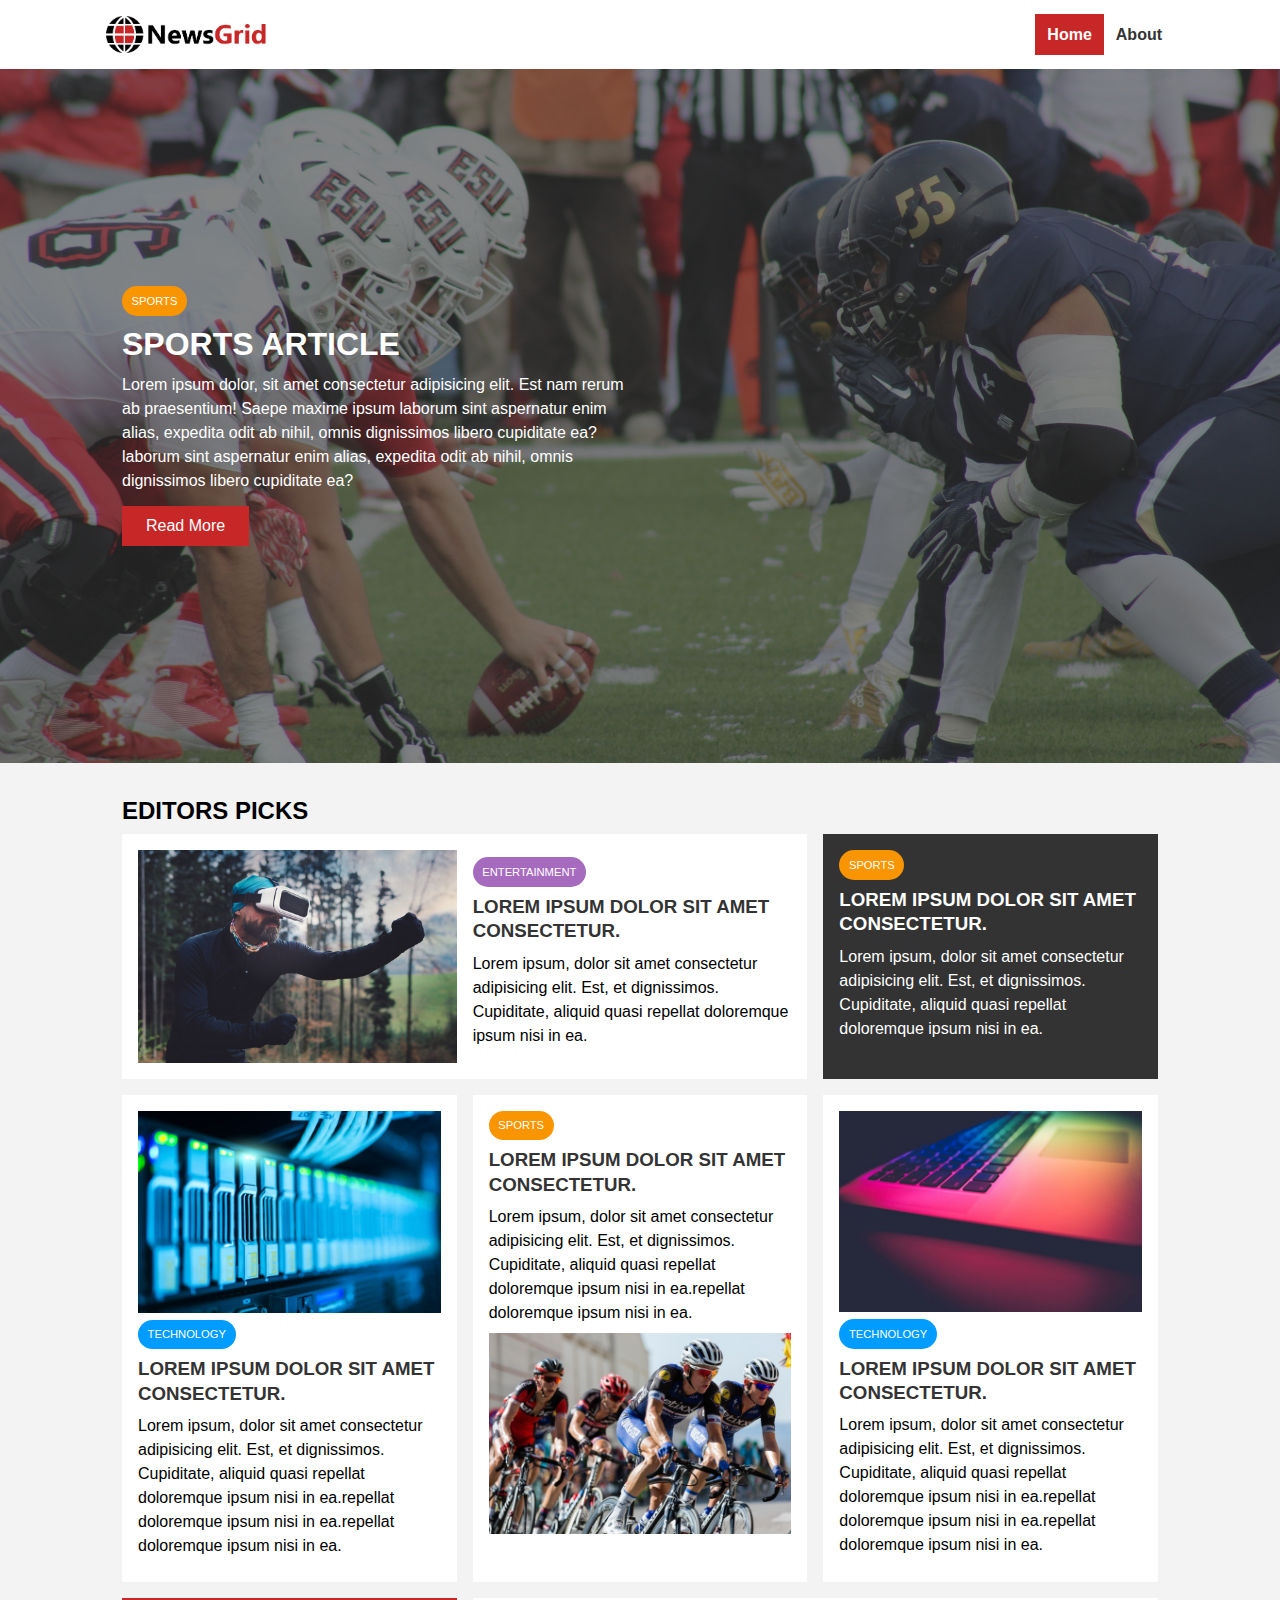
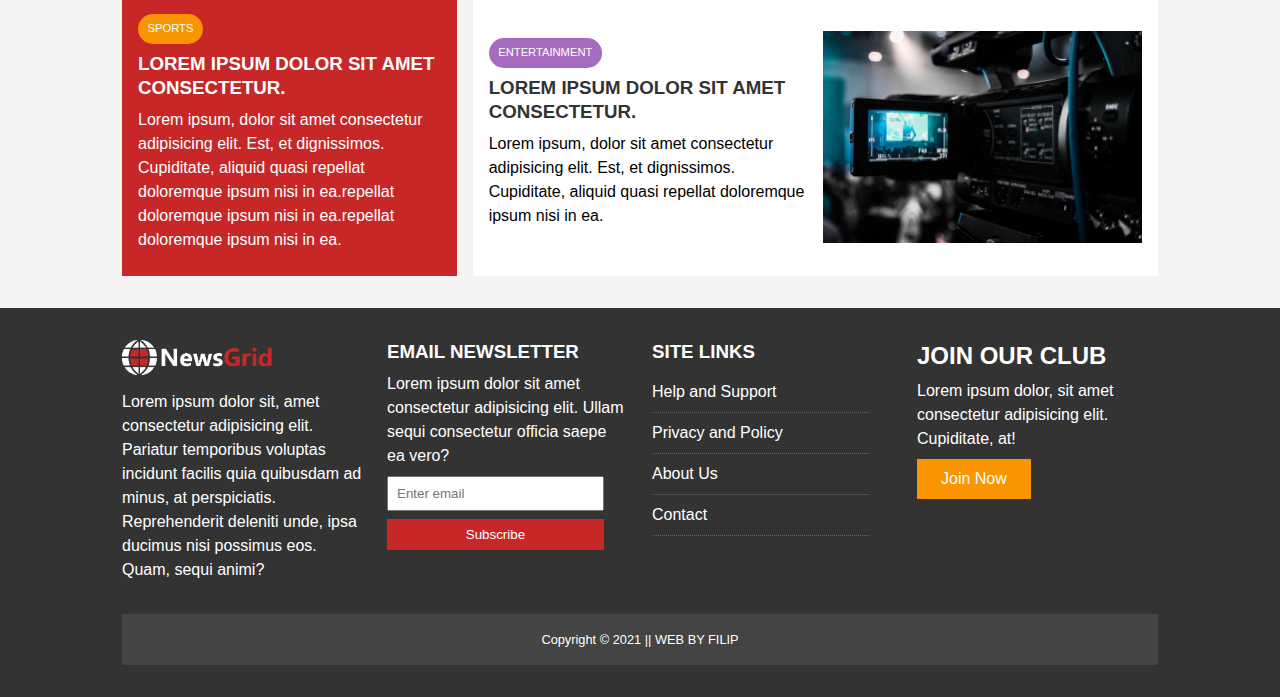
<file: index.html>
<!DOCTYPE html>
<html lang="en">

<head>
  <meta charset="UTF-8">
  <meta http-equiv="X-UA-Compatible" content="IE=edge">
  <meta name="viewport" content="width=device-width, initial-scale=1.0">
  <link rel="stylesheet" href="css/style.css">
  <link rel="stylesheet" media="screen and (max-width:768px)" href="css/media.css">
  <link rel="stylesheet" href="https://cdnjs.cloudflare.com/ajax/libs/font-awesome/5.15.2/css/all.min.css"
    integrity="sha512-HK5fgLBL+xu6dm/Ii3z4xhlSUyZgTT9tuc/hSrtw6uzJOvgRr2a9jyxxT1ely+B+xFAmJKVSTbpM/CuL7qxO8w=="
    crossorigin="anonymous" />
  <link rel="shortcut icon" type="image/x-icon" href="favicon.ico">
  <title>NewsGrid Feed</title>
</head>

<body>
  <nav id="main-nav">
    <div class="container">
      <img src="/images/logo.png" alt="News grid logo" class="logo">
      <div class="social">
        <a href="http://facebook.com" target="blank"><i class="fab fa-facebook fa-2x"></i></a>
        <a href="http://facebook.com" target="blank"><i class="fab fa-twitter fa-2x"></i></a>
        <a href="http://instagram.com" target="blank"><i class="fab fa-instagram fa-2x"></i></a>
        <a href="http://instagram.com" target="blank"><i class="fab fa-linkedin fa-2x"></i></a>
      </div>
      <ul>
        <li><a class="current" href="index.html">Home</a></li>
        <li><a href="about.html">About</a></li>
      </ul>
    </div>
  </nav>

  <!--Showcase-->

  <header id="showcase">
    <div class="container">
      <div class="showcase-container">
        <div class="showcase-content">
          <div class="category category-sports">Sports</div>
          <h1>Sports Article</h1>
          <p>Lorem ipsum dolor, sit amet consectetur adipisicing elit. Est nam rerum ab praesentium! Saepe maxime ipsum
            laborum sint aspernatur enim alias, expedita odit ab nihil, omnis dignissimos libero cupiditate ea? laborum
            sint aspernatur enim alias, expedita odit ab nihil, omnis dignissimos libero cupiditate ea?
          </p>
          <a href="article.html" class="btn btn-primary">Read More</a>
        </div>
      </div>
    </div>
  </header>

  <!--Home Article-->

  <section id="home-articles" class="py-2">
    <div class="container">
      <h2>EDITORS PICKS</h2>
      <div class="articles-container">
        <article class="card">
          <img src="/images/articles/ent1.jpg" alt="">
          <div>
            <div class="category category-ent">Entertainment</div>
            <h3>
              <a href="article.html">Lorem ipsum dolor sit amet consectetur.</a>
            </h3>
            <p>Lorem ipsum, dolor sit amet consectetur adipisicing elit. Est, et dignissimos. Cupiditate, aliquid quasi
              repellat doloremque ipsum nisi in ea.
            </p>
          </div>
        </article>
        <article class="card bg-dark">
          <div class="category category-sports">Sports</div>
          <h3>
            <a href="article.html">Lorem ipsum dolor sit amet consectetur.</a>
          </h3>
          <p>Lorem ipsum, dolor sit amet consectetur adipisicing elit. Est, et dignissimos. Cupiditate, aliquid quasi
            repellat doloremque ipsum nisi in ea.
          </p>
        </article>
        <article class="card">
          <img src="/images/articles/tech1.jpg" alt="">
          <div class="category category-tech">Technology</div>
          <h3>
            <a href="article.html">Lorem ipsum dolor sit amet consectetur.</a>
          </h3>
          <p>Lorem ipsum, dolor sit amet consectetur adipisicing elit. Est, et dignissimos. Cupiditate, aliquid quasi
            repellat doloremque ipsum nisi in ea.repellat doloremque ipsum nisi in ea.repellat doloremque ipsum nisi in
            ea.
          </p>
        </article>
        <article class="card">
          <div class="category category-sports">Sports</div>
          <h3>
            <a href="article.html">Lorem ipsum dolor sit amet consectetur.</a>
          </h3>
          <p>Lorem ipsum, dolor sit amet consectetur adipisicing elit. Est, et dignissimos. Cupiditate, aliquid quasi
            repellat doloremque ipsum nisi in ea.repellat doloremque ipsum nisi in ea.
          </p>
          <img src="/images/articles/sports1.jpg" alt="">
        </article>
        <article class="card">
          <img src="/images/articles/tech2.jpg" alt="">
          <div class="category category-tech">Technology</div>
          <h3>
            <a href="article.html">Lorem ipsum dolor sit amet consectetur.</a>
          </h3>
          <p>Lorem ipsum, dolor sit amet consectetur adipisicing elit. Est, et dignissimos. Cupiditate, aliquid quasi
            repellat doloremque ipsum nisi in ea.repellat doloremque ipsum nisi in ea.repellat doloremque ipsum nisi in
            ea.
          </p>
        </article>
        <article class="card bg-primary">
          <div class="category category-sports">Sports</div>
          <h3>
            <a href="article.html">Lorem ipsum dolor sit amet consectetur.</a>
          </h3>
          <p>Lorem ipsum, dolor sit amet consectetur adipisicing elit. Est, et dignissimos. Cupiditate, aliquid quasi
            repellat doloremque ipsum nisi in ea.repellat doloremque ipsum nisi in ea.repellat doloremque ipsum nisi in
            ea.
          </p>
        </article>

        <article class="card">
          <div>
            <div class="category category-ent">Entertainment</div>
            <h3>
              <a href="article.html">Lorem ipsum dolor sit amet consectetur.</a>
            </h3>
            <p>Lorem ipsum, dolor sit amet consectetur adipisicing elit. Est, et dignissimos. Cupiditate, aliquid quasi
              repellat doloremque ipsum nisi in ea.
            </p>
          </div>
          <img src="/images/articles/ent2.jpg" alt="">
        </article>
      </div>
    </div>
  </section>

  <footer id="main-footer" class="py-2">
    <div class="container footer-container">
      <div>
        <img src="/images/logo_light.png" alt="">
        <p>Lorem ipsum dolor sit, amet consectetur adipisicing elit. Pariatur temporibus voluptas incidunt facilis quia
          quibusdam ad minus, at perspiciatis. Reprehenderit deleniti unde, ipsa ducimus nisi possimus eos. Quam, sequi
          animi?
        </p>
      </div>
      <div>
        <h3>Email Newsletter</h3>
        <p>Lorem ipsum dolor sit amet consectetur adipisicing elit. Ullam sequi consectetur officia saepe ea vero?
        </p>
        <form name="contact" method="POST" data-netlify="true">
          <input type="email" name="email" placeholder="Enter email">
          <input type="submit" value="Subscribe" class="btn btn-primary">
        </form>
      </div>
      <div>
        <h3>Site Links</h3>
        <ul class="list">
          <li><a href="#">Help and Support</a></li>
          <li><a href="#">Privacy and Policy</a></li>
          <li><a href="#">About Us</a></li>
          <li><a href="#">Contact</a></li>
        </ul>
      </div>
      <div>
        <h2>Join Our Club</h2>
        <p>Lorem ipsum dolor, sit amet consectetur adipisicing elit. Cupiditate, at!
        </p>
        <a href="#" class="btn btn-secondary">Join Now</a>
      </div>
      <div>
        <p>Copyright &copy; 2021 || WEB BY FILIP</p>
      </div>
    </div>
  </footer>
</body>

</html>
</file>
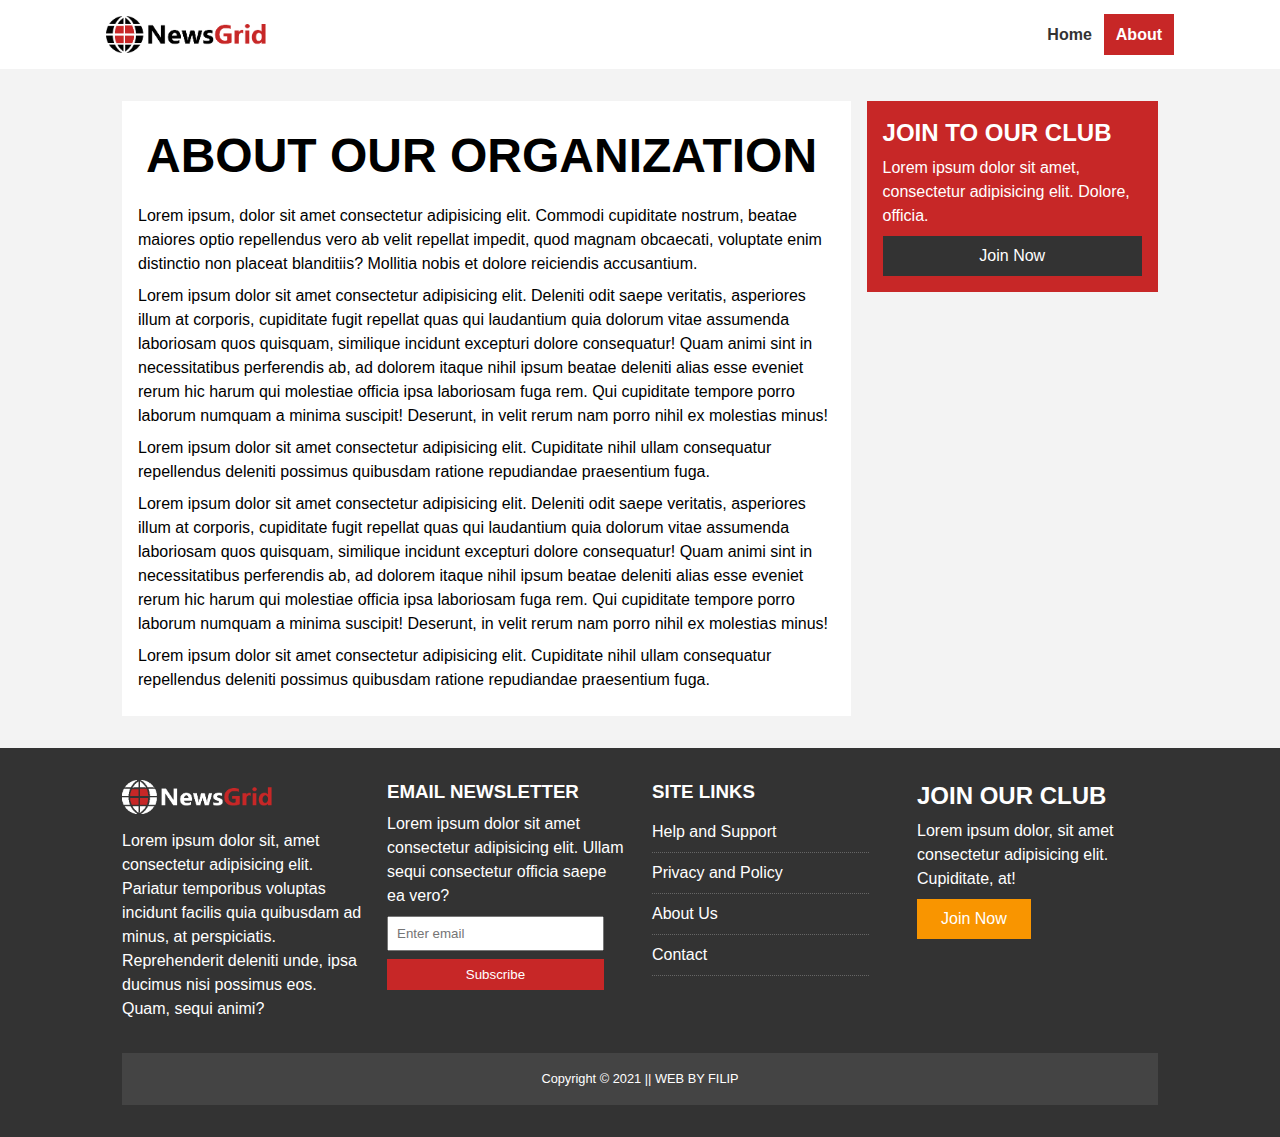
<file: about.html>
<!DOCTYPE html>
<html lang="en">

<head>
  <meta charset="UTF-8">
  <meta http-equiv="X-UA-Compatible" content="IE=edge">
  <meta name="viewport" content="width=device-width, initial-scale=1.0">
  <link rel="stylesheet" href="css/style.css">
  <link rel="stylesheet" media="screen and (max-width:768px)" href="css/media.css">
  <link rel="stylesheet" href="https://cdnjs.cloudflare.com/ajax/libs/font-awesome/5.15.2/css/all.min.css"
    integrity="sha512-HK5fgLBL+xu6dm/Ii3z4xhlSUyZgTT9tuc/hSrtw6uzJOvgRr2a9jyxxT1ely+B+xFAmJKVSTbpM/CuL7qxO8w=="
    crossorigin="anonymous" />
  <link rel="shortcut icon" type="image/x-icon" href="favicon.ico">
  <title>About page</title>
</head>

<body>
  <nav id="main-nav">
    <div class="container">
      <img src="/images/logo.png" alt="News grid logo" class="logo">
      <div class="social">
        <a href="http://facebook.com" target="blank"><i class="fab fa-facebook fa-2x"></i></a>
        <a href="http://facebook.com" target="blank"><i class="fab fa-twitter fa-2x"></i></a>
        <a href="http://instagram.com" target="blank"><i class="fab fa-instagram fa-2x"></i></a>
        <a href="http://instagram.com" target="blank"><i class="fab fa-linkedin fa-2x"></i></a>
      </div>
      <ul>
        <li><a href="index.html">Home</a></li>
        <li><a class="current" href="about.html">About</a></li>
      </ul>
    </div>
  </nav>

  <section id="about">
    <div class="container">
      <div class="page-container">
        <article class="card">
          <h1 class="l-heading">About Our Organization</h1>
          <p>Lorem ipsum, dolor sit amet consectetur adipisicing elit. Commodi cupiditate nostrum, beatae maiores optio
            repellendus vero ab velit repellat impedit, quod magnam obcaecati, voluptate enim distinctio non placeat
            blanditiis? Mollitia nobis et dolore reiciendis accusantium.
          </p>
          <p>Lorem ipsum dolor sit amet consectetur adipisicing elit. Deleniti odit saepe veritatis, asperiores illum at
            corporis, cupiditate fugit repellat quas qui laudantium quia dolorum vitae assumenda laboriosam quos
            quisquam, similique incidunt excepturi dolore consequatur! Quam animi sint in necessitatibus perferendis ab,
            ad dolorem itaque nihil ipsum beatae deleniti alias esse eveniet rerum hic harum qui molestiae officia ipsa
            laboriosam fuga rem. Qui cupiditate tempore porro laborum numquam a minima suscipit! Deserunt, in velit
            rerum nam porro nihil ex molestias minus!
          </p>
          <p>Lorem ipsum dolor sit amet consectetur adipisicing elit. Cupiditate nihil ullam consequatur repellendus
            deleniti possimus quibusdam ratione repudiandae praesentium fuga.
          </p>
          <p>Lorem ipsum dolor sit amet consectetur adipisicing elit. Deleniti odit saepe veritatis, asperiores illum at
            corporis, cupiditate fugit repellat quas qui laudantium quia dolorum vitae assumenda laboriosam quos
            quisquam, similique incidunt excepturi dolore consequatur! Quam animi sint in necessitatibus perferendis ab,
            ad dolorem itaque nihil ipsum beatae deleniti alias esse eveniet rerum hic harum qui molestiae officia ipsa
            laboriosam fuga rem. Qui cupiditate tempore porro laborum numquam a minima suscipit! Deserunt, in velit
            rerum nam porro nihil ex molestias minus!
          </p>
          <p>Lorem ipsum dolor sit amet consectetur adipisicing elit. Cupiditate nihil ullam consequatur repellendus
            deleniti possimus quibusdam ratione repudiandae praesentium fuga.
          </p>
        </article>
        <aside class="card bg-primary">
          <h2>Join to our club</h2>
          <p>Lorem ipsum dolor sit amet, consectetur adipisicing elit. Dolore, officia.
          </p>
          <a href="#" class="btn btn-dark btn-block">Join Now</a>
        </aside>
      </div>
    </div>
  </section>



  <footer id="main-footer" class="py-2">
    <div class="container footer-container">
      <div>
        <img src="/images/logo_light.png" alt="">
        <p>Lorem ipsum dolor sit, amet consectetur adipisicing elit. Pariatur temporibus voluptas incidunt facilis quia
          quibusdam ad minus, at perspiciatis. Reprehenderit deleniti unde, ipsa ducimus nisi possimus eos. Quam, sequi
          animi?
        </p>
      </div>
      <div>
        <h3>Email Newsletter</h3>
        <p>Lorem ipsum dolor sit amet consectetur adipisicing elit. Ullam sequi consectetur officia saepe ea vero?
        </p>
        <form name="contact" method="POST" data-netlify="true">
          <input type="email" name="email" placeholder="Enter email">
          <input type="submit" value="Subscribe" class="btn btn-primary">
        </form>
      </div>
      <div>
        <h3>Site Links</h3>
        <ul class="list">
          <li><a href="#">Help and Support</a></li>
          <li><a href="#">Privacy and Policy</a></li>
          <li><a href="#">About Us</a></li>
          <li><a href="#">Contact</a></li>
        </ul>
      </div>
      <div>
        <h2>Join Our Club</h2>
        <p>Lorem ipsum dolor, sit amet consectetur adipisicing elit. Cupiditate, at!
        </p>
        <a href="#" class="btn btn-secondary">Join Now</a>
      </div>
      <div>
        <p>Copyright &copy; 2021 || WEB BY FILIP</p>
      </div>
    </div>
  </footer>
</body>

</html>
</file>
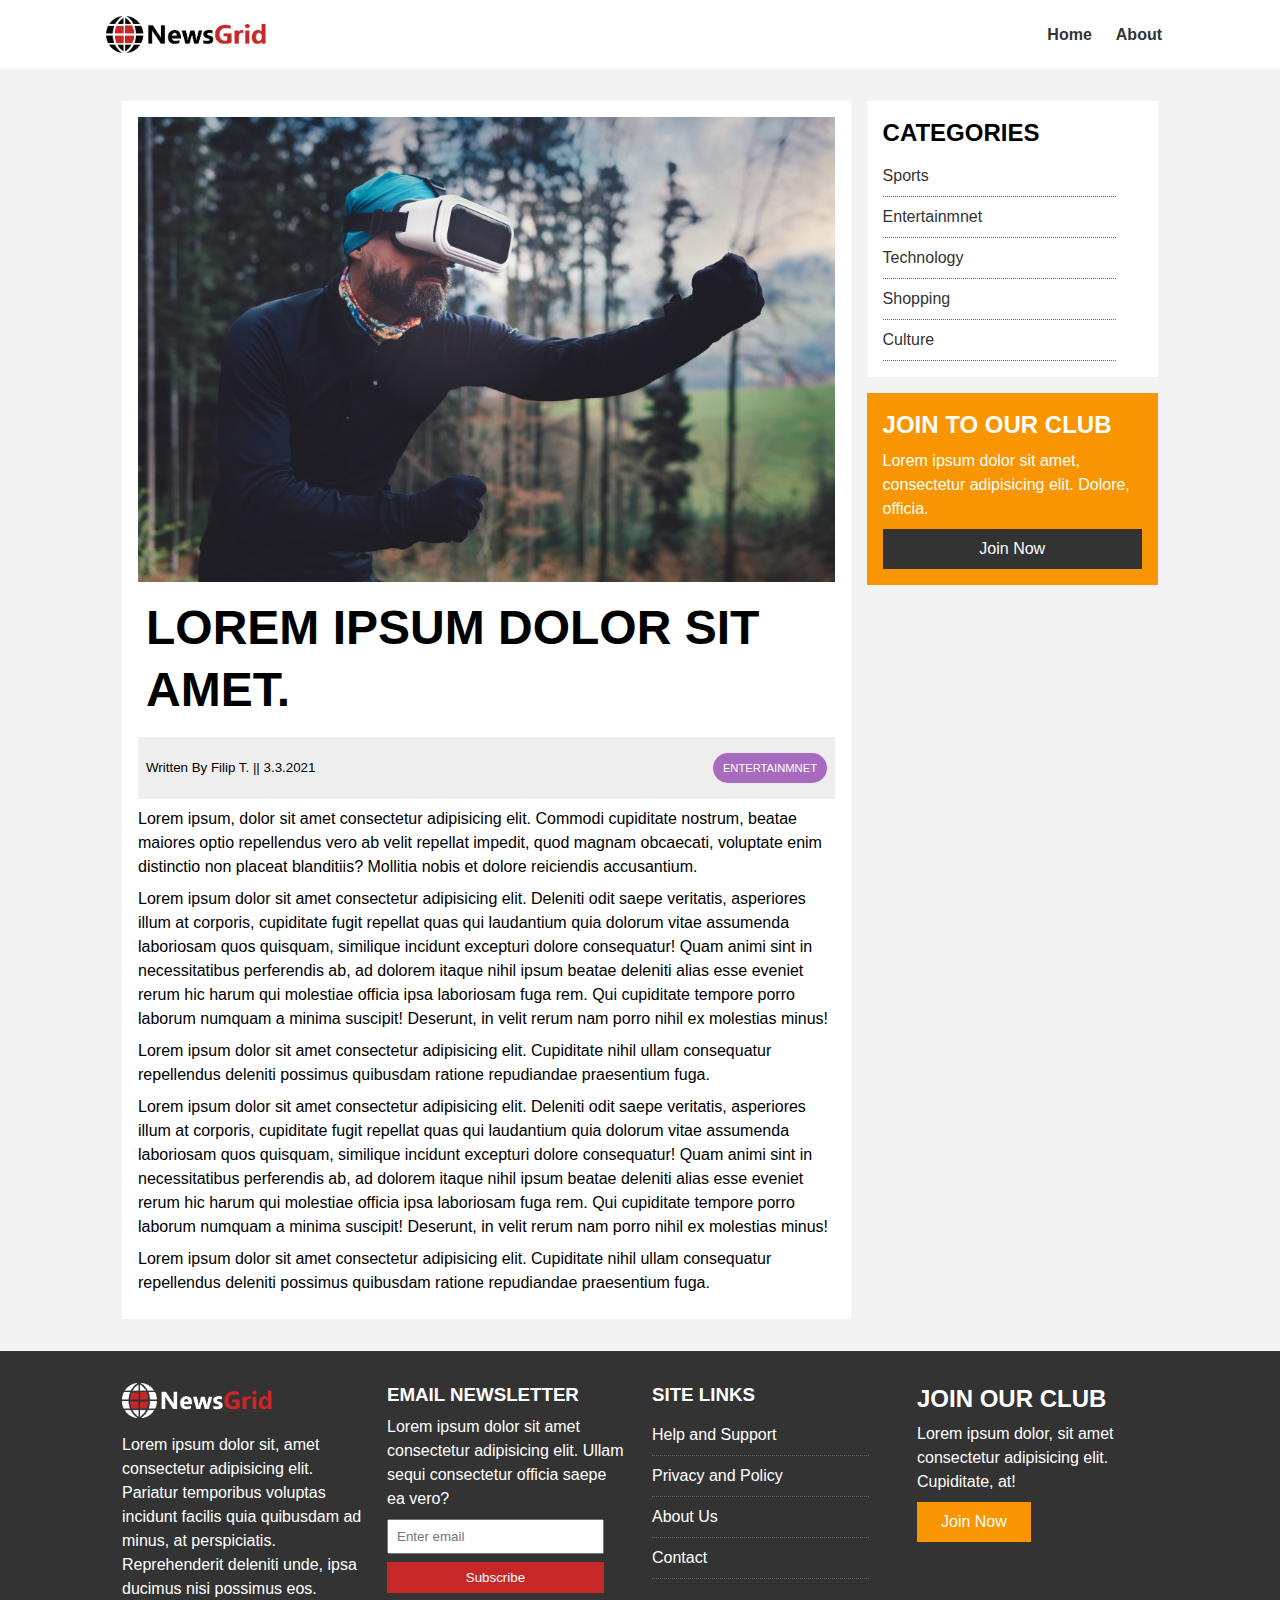
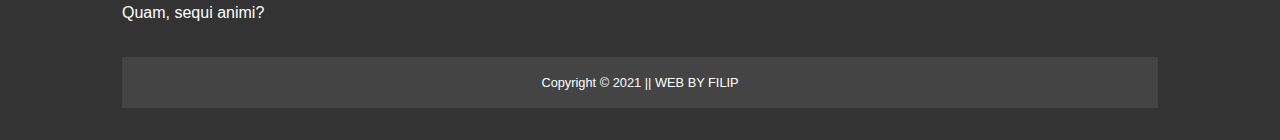
<file: article.html>
<!DOCTYPE html>
<html lang="en">

<head>
  <meta charset="UTF-8">
  <meta http-equiv="X-UA-Compatible" content="IE=edge">
  <meta name="viewport" content="width=device-width, initial-scale=1.0">
  <link rel="stylesheet" href="css/style.css">
  <link rel="stylesheet" media="screen and (max-width:768px)" href="css/media.css">
  <link rel="stylesheet" href="https://cdnjs.cloudflare.com/ajax/libs/font-awesome/5.15.2/css/all.min.css"
    integrity="sha512-HK5fgLBL+xu6dm/Ii3z4xhlSUyZgTT9tuc/hSrtw6uzJOvgRr2a9jyxxT1ely+B+xFAmJKVSTbpM/CuL7qxO8w=="
    crossorigin="anonymous" />
  <link rel="shortcut icon" type="image/x-icon" href="favicon.ico">
  <title>Article</title>
</head>

<body>
  <nav id="main-nav">
    <div class="container">
      <img src="/images/logo.png" alt="News grid logo" class="logo">
      <div class="social">
        <a href="http://facebook.com" target="blank"><i class="fab fa-facebook fa-2x"></i></a>
        <a href="http://facebook.com" target="blank"><i class="fab fa-twitter fa-2x"></i></a>
        <a href="http://instagram.com" target="blank"><i class="fab fa-instagram fa-2x"></i></a>
        <a href="http://instagram.com" target="blank"><i class="fab fa-linkedin fa-2x"></i></a>
      </div>
      <ul>
        <li><a href="index.html">Home</a></li>
        <li><a href="about.html">About</a></li>
      </ul>
    </div>
  </nav>

  <section id="article">
    <div class="container">
      <div class="page-container">
        <article class="card">
          <img src="/images/articles/ent1.jpg" alt="">
          <h1 class="l-heading">Lorem ipsum dolor sit amet.</h1>
          <div class="meta">
            <small>
              <i class="fas fa-user"></i>  Written By Filip T. || 3.3.2021
            </small>
            <div class="category category-ent">Entertainmnet</div>
          </div>
          <p>Lorem ipsum, dolor sit amet consectetur adipisicing elit. Commodi cupiditate nostrum, beatae maiores optio
            repellendus vero ab velit repellat impedit, quod magnam obcaecati, voluptate enim distinctio non placeat
            blanditiis? Mollitia nobis et dolore reiciendis accusantium.
          </p>
          <p>Lorem ipsum dolor sit amet consectetur adipisicing elit. Deleniti odit saepe veritatis, asperiores illum at
            corporis, cupiditate fugit repellat quas qui laudantium quia dolorum vitae assumenda laboriosam quos
            quisquam, similique incidunt excepturi dolore consequatur! Quam animi sint in necessitatibus perferendis ab,
            ad dolorem itaque nihil ipsum beatae deleniti alias esse eveniet rerum hic harum qui molestiae officia ipsa
            laboriosam fuga rem. Qui cupiditate tempore porro laborum numquam a minima suscipit! Deserunt, in velit
            rerum nam porro nihil ex molestias minus!
          </p>
          <p>Lorem ipsum dolor sit amet consectetur adipisicing elit. Cupiditate nihil ullam consequatur repellendus
            deleniti possimus quibusdam ratione repudiandae praesentium fuga.
          </p>
          <p>Lorem ipsum dolor sit amet consectetur adipisicing elit. Deleniti odit saepe veritatis, asperiores illum at
            corporis, cupiditate fugit repellat quas qui laudantium quia dolorum vitae assumenda laboriosam quos
            quisquam, similique incidunt excepturi dolore consequatur! Quam animi sint in necessitatibus perferendis ab,
            ad dolorem itaque nihil ipsum beatae deleniti alias esse eveniet rerum hic harum qui molestiae officia ipsa
            laboriosam fuga rem. Qui cupiditate tempore porro laborum numquam a minima suscipit! Deserunt, in velit
            rerum nam porro nihil ex molestias minus!
          </p>
          <p>Lorem ipsum dolor sit amet consectetur adipisicing elit. Cupiditate nihil ullam consequatur repellendus
            deleniti possimus quibusdam ratione repudiandae praesentium fuga.
          </p>
        </article>
        <aside id="categories" class="card">
          <h2>Categories</h2>
          <ul class="list">
            <li><a href="#"><i class="fas fa-chevron-right"></i>Sports</a></li>
            <li><a href="#"><i class="fas fa-chevron-right"></i>Entertainmnet</a></li>
            <li><a href="#"><i class="fas fa-chevron-right"></i>Technology</a></li>
            <li><a href="#"><i class="fas fa-chevron-right"></i>Shopping</a></li>
            <li><a href="#"><i class="fas fa-chevron-right"></i>Culture</a></li>
          </ul>
        </aside>
        <aside class="card bg-secondary">
          <h2>Join to our club</h2>
          <p>Lorem ipsum dolor sit amet, consectetur adipisicing elit. Dolore, officia.
          </p>
          <a href="#" class="btn btn-dark btn-block">Join Now</a>
        </aside>
      </div>
    </div>
  </section>



  <footer id="main-footer" class="py-2">
    <div class="container footer-container">
      <div>
        <img src="/images/logo_light.png" alt="">
        <p>Lorem ipsum dolor sit, amet consectetur adipisicing elit. Pariatur temporibus voluptas incidunt facilis quia
          quibusdam ad minus, at perspiciatis. Reprehenderit deleniti unde, ipsa ducimus nisi possimus eos. Quam, sequi
          animi?
        </p>
      </div>
      <div>
        <h3>Email Newsletter</h3>
        <p>Lorem ipsum dolor sit amet consectetur adipisicing elit. Ullam sequi consectetur officia saepe ea vero?
        </p>
        <form name="contact" method="POST" data-netlify="true">
          <input type="email" name="email" placeholder="Enter email">
          <input type="submit" value="Subscribe" class="btn btn-primary">
        </form>
      </div>
      <div>
        <h3>Site Links</h3>
        <ul class="list">
          <li><a href="#">Help and Support</a></li>
          <li><a href="#">Privacy and Policy</a></li>
          <li><a href="#">About Us</a></li>
          <li><a href="#">Contact</a></li>
        </ul>
      </div>
      <div>
        <h2>Join Our Club</h2>
        <p>Lorem ipsum dolor, sit amet consectetur adipisicing elit. Cupiditate, at!
        </p>
        <a href="#" class="btn btn-secondary">Join Now</a>
      </div>
      <div>
        <p>Copyright &copy; 2021 || WEB BY FILIP</p>
      </div>
    </div>
  </footer>
</body>

</html>
</file>
<file: css/style.css>
:root {
  --primary-color : #c72727;
  --secondary-color : #f99500;
  --light-color : #f3f3f3;
  --dark-color : #333;
  --max-width : 1100px
}

.category {
  --sport-color: #f99500;
  --ent-color : #a66bbe;
  --tech-color : #009cff;
}

*{
  margin: 0;
  padding: 0;
  box-sizing: border-box;
}

body {
  font-family: -apple-system, BlinkMacSystemFont, 'Segoe UI', Roboto, Oxygen, Ubuntu, Cantarell, 'Open Sans', 'Helvetica Neue', sans-serif;
  line-height: 1.5;
  background-color: var(--light-color);
}

a {
  text-decoration: none;
  color: #333;
}

ul {
  list-style: none;

}

p {
  margin: 0.5rem 0;
}

img {
  width: 100%;
}

h1,h2,h3,h4,h5,h6 {
  /*font-family: Arial, Helvetica, sans-serif;*/
  margin-bottom: 0.5rem;
  text-transform: uppercase;
  line-height: 1.3;
}

/*Utility*/

.container {
  margin: auto;
  padding: 0 2rem;
  max-width: var(--max-width);
  overflow: hidden;
}


.category {
  display: inline-block;
  color: #fff;
  font-size: 0.7rem;
  text-transform: uppercase;
  padding: 0.4rem 0.6rem;
  border-radius: 15px;
  margin-bottom: 0.5rem;
}

.category-sports {
  background: var(--sport-color);
}

.category-ent {
  background: var(--ent-color);

}

.category-tech {
  background: var(--tech-color);
}

.btn {
  display: inline-block;
  border: none;
  background:var(--dark-color);
  color: #fff;
  padding: 0.5rem 1.5rem;

}

.btn-light {
  background: var(--light-color);
}
.btn-primary {
  background: var(--primary-color);
}
.btn-secondary {
  background: var(--secondary-color);
}
.btn-block {
  display: block;
  width: 100%;
  text-align: center;
}
.btn:hover {
  opacity: 0.8;
}

.card {
  background-color: #fff;
  padding: 1rem;
}

.bg-dark{
  background: var(--dark-color);
  color: white;
}

.bg-primary{
  background: var(--primary-color);
  color: white;
}

.bg-secondary{
  background: var(--secondary-color);
  color: white;
}

.bg-dark h1,
.bg-dark h2,
.bg-dark h3,
.bg-dark a {
  color: #fff;
}

.bg-primary h1,
.bg-primary h2,
.bg-primary h3,
.bg-primary a {
  color: #fff;
}
.bg-secondary h1,
.bg-secondary h2,
.bg-secondary h3,
.bg-secondary a {
  color: #fff;
}

.py-1 {
  padding: 1.5rem 0;
}

.py-2 {
  padding: 2rem 0;
}

.py-3 {
  padding: 3rem 0;
}

.p-1 {
  padding: 1.5rem;
}

.p-2 {
  padding: 2rem;
}

.p-3 {
  padding: 3rem;
}

.list li {
  padding: 0.5rem 0;
  border-bottom:#666 dotted 1px;
  width: 90%;
}

.list li a:hover{
  color: var(--primary-color) !important;
}

.l-heading {
  font-size: 3rem;
  padding: 0.5rem;
}
/*inner page container*/

.page-container {
  display: grid;
  grid-template-columns: 5fr 2fr;
  margin: 2rem 0;
  grid-gap: 1rem;
}

.page-container > *:first-child {
  grid-row: 1 / span 3;
}

/*NAV*/

#main-nav {
  background: #fff;
  position: sticky;
  top: 0;
  z-index: 2;
}

#main-nav .container {
  display: grid;
  grid-template-columns: 6fr 3fr 2fr;
  padding: 1rem;
  align-items: center;
}

#main-nav .logo {
  width: 160px;
}

#main-nav ul {
  justify-self: end;
  display: flex;
}

#main-nav ul li a {
  padding: 0.75rem;
  font-weight: bold;
}

#main-nav ul li a.current {
  background: var(--primary-color);
  color: #fff;
}


#main-nav ul li a:hover {
  background: var(--light-color);
  color:var(--dark-color)
}

#main-nav .social {
  justify-self: center;
}

#main-nav .social i {
  color: #777;
  margin-right: 0.5rem;
}

/*showcase*/

#showcase {
  color: #fff;
  background: #333;
  padding: 2rem;
  position: relative;
}

#showcase:before {
  content: '';
  background: url(../images/featured.jpg) no-repeat center center/cover;
  position: absolute;
  top: 0;
  left: 0;
  width: 100%;
  height: 100%;
  opacity: 0.4;
}

#showcase .showcase-container {
  display: grid;
  grid-template-columns: repeat(2, 1fr);
  justify-content: center;
  align-items: center;
  height: 70vh;
}

#showcase .showcase-content {
  z-index: 1;
}

#showcase .showcase-content p {
  margin-bottom: 0.8rem;
}

/*Home Article*/

#home-articles .articles-container {
  display: grid;
  grid-template-columns: repeat(3, 1fr);
  grid-gap: 1rem;
}

#home-articles .articles-container > *:first-child,
#home-articles .articles-container > *:last-child  { /*kazda ktora je priamo child od toho, keby som zmenil element article na div taktiez to vezme*/
  display: grid;
  grid-template-columns: repeat(2,1fr);
  grid-gap: 1rem;
  align-items: center;
  grid-column: 1 / span 2;
}

#home-articles .articles-container > *:last-child {
  grid-column: 2 / span 2;
}

#article .meta {
  display: flex;
  justify-content: space-between;
  align-items: center;
  background: #eee;
  padding: 0.5rem;
}

#article .meta .category {
  margin-top: 0.5rem;
}

/*Footer*/

#main-footer {
  background: var(--dark-color);
  color: #fff;
}

#main-footer img{
  width: 150px;
}

#main-footer a{
  color: #fff;
}

#main-footer .footer-container {
  display: grid;
  grid-template-columns: repeat(4,1fr);
  grid-gap: 1.5rem;
}

#main-footer .footer-container > *:last-child {
  background: #444;
  grid-column: 1 / span 4;
  padding: 0.5rem;
  text-align: center;
  font-size: 0.8rem;
}

#main-footer .footer-container input[type = 'email'] {
  width: 90%;
  padding: 0.5rem;
  margin-bottom: 0.5rem;
}

#main-footer .footer-container input[type = 'submit'] {
  width: 90%;
}
</file>
<file: css/media.css>
/*navigation*/

#main-nav .social {
  display: none;
}

#main-nav .container {
  grid-template-columns: 1fr;
  grid-gap: 1.2rem;
}

#main-nav ul,#main-nav .logo {
  justify-self: center;

}

#main-nav ul li a {
  padding: 0.5rem;
}

#home-articles .articles-container {
  grid-template-columns: repeat(2,1fr);
}

#home-articles .articles-container > *:first-child,#home-articles .articles-container > *:last-child {
  grid-template-columns: 1fr;
  grid-column: 1;
}

@media(max-width: 600px) {
  #showcase .showcase-container,
  #home-articles .articles-container,
  #main-footer .footer-container {
    grid-template-columns: 1fr;
  }
  #main-footer .footer-container > *:last-child {
    grid-column: 1;
  }


  #main-footer .footer-container > *:first-child,
  #main-footer .footer-container > *:nth-child(2) {
    border-bottom: #444 solid 1px;
    padding-bottom: 1rem;
  }

  .page-container {
    grid-template-columns: 1fr;
    text-align: center;
  }

  .page-container .card p{
    text-align: justify;
  }

  .page-container > *:first-child {
    grid-row: 1;
    
  }
  .l-heading {
    font-size: 1.8rem;
  }
}
</file>
